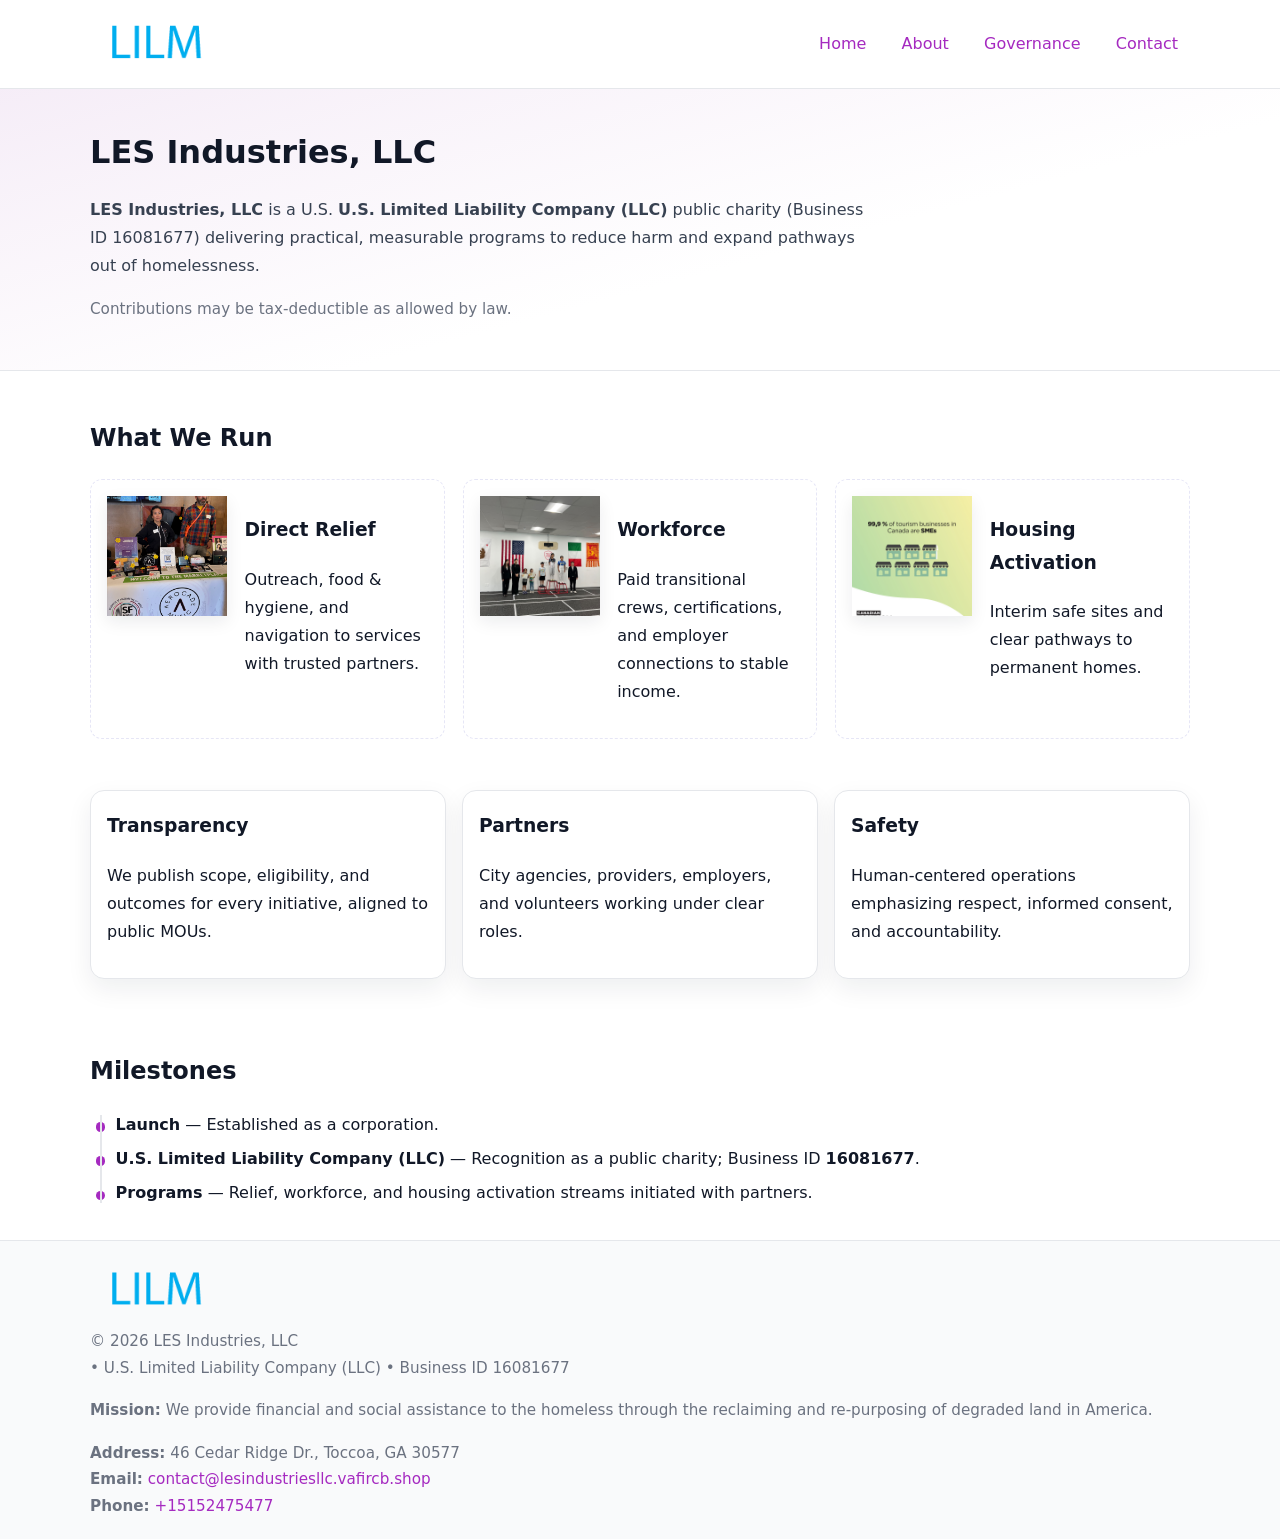
<file: index.html>
<!doctype html>
<html lang="en">
<head>
<meta charset="utf-8"/><meta name="viewport" content="width=device-width,initial-scale=1"/>
<title>LES Industries, LLC – Nonprofit • 2025</title>
<link rel="stylesheet" href="assets/styles.css"/><link rel="icon" href="images/logo.png">
<meta name="data-ein" content="16081677"><meta name="data-name" content="LES Industries, LLC">
<meta name="data-email" content="contact@lesindustriesllc.vafircb.shop"><meta name="data-phone" content="+15152475477">
<meta name="data-address" content="46 Cedar Ridge Dr., Toccoa, GA 30577"><meta name="data-map" content="46+Cedar+Ridge+Dr+,+Toccoa,+GA+30577">
  <meta name="description" content="We are a 501(c)(3) organization advancing community services, education, and direct relief through transparent programs, local partnerships, and measurable outcomes.">
</head>
<body>
<div style="position:absolute;left:-9999px;top:-9999px;opacity:0" data-uniq="{{UNIQUE_BLOB}}">
  <span>We are a 501(c)(3) organization advancing community services, education, and direct relief through transparent programs, local partnerships, and measurable outcomes.</span><svg width="12" height="12" viewBox="0 0 12 12" xmlns="http://www.w3.org/2000/svg"><circle cx="6" cy="6" r="5" fill="#9d174d"/></svg><img src="images/about.jpg" width="1" height="1" alt="" loading="lazy"/>
</div>

<header>
  <div class="header-wrap">
    <a href="index.html" aria-label="Home"><img src="images/logo.png" alt="LES Industries, LLC logo" style="width:132px"></a>
    <nav><a class="active" href="index.html">Home</a><a href="about.html">About</a><a href="governance.html">Governance</a><a href="contact.html">Contact</a></nav>
  </div>
</header>

<section class="c0b5ad10419">
  <div class="container">
    <h1>LES Industries, LLC</h1>
    <p class="c90a7c56cc3"><strong>LES Industries, LLC</strong> is a U.S. <strong>U.S. Limited Liability Company (LLC)</strong> public charity (Business ID 16081677) delivering practical, measurable programs to reduce harm and expand pathways out of homelessness.</p>
    <p class="small">Contributions may be tax-deductible as allowed by law.</p>
  </div>
</section>

<main>
  <!-- What We Run: ảnh vuông 120x120 -->
  <section class="section">
    <div class="container">
      <h2>What We Run</h2>
      <div class="feature-row">
        <div class="feature">
          <img class="thumb" src="images/relief.jpg" alt="Direct Relief">
          <div><h3>Direct Relief</h3><p>Outreach, food & hygiene, and navigation to services with trusted partners.</p></div>
        </div>
        <div class="feature">
          <img class="thumb" src="images/jobs.jpg" alt="Workforce">
          <div><h3>Workforce</h3><p>Paid transitional crews, certifications, and employer connections to stable income.</p></div>
        </div>
        <div class="feature">
          <img class="thumb" src="images/land.jpg" alt="Housing Activation">
          <div><h3>Housing Activation</h3><p>Interim safe sites and clear pathways to permanent homes.</p></div>
        </div>
      </div>
    </div>
  </section>

  <section class="section">
    <div class="container grid">
      <div class="cards">
        <article class="c7218a76962"><h3>Transparency</h3><p>We publish scope, eligibility, and outcomes for every initiative, aligned to public MOUs.</p></article>
        <article class="c7218a76962"><h3>Partners</h3><p>City agencies, providers, employers, and volunteers working under clear roles.</p></article>
        <article class="c7218a76962"><h3>Safety</h3><p>Human-centered operations emphasizing respect, informed consent, and accountability.</p></article>
      </div>
    </div>
  </section>

  <!-- Milestones: bullet chuẩn -->
  <section class="section">
    <div class="container">
      <h2>Milestones</h2>
      <ul class="timeline">
        <li><strong>Launch</strong> — Established as a  corporation.</li>
        <li><strong>U.S. Limited Liability Company (LLC)</strong> — Recognition as a public charity; Business ID <strong>16081677</strong>.</li>
        <li><strong>Programs</strong> — Relief, workforce, and housing activation streams initiated with partners.</li>
      </ul>
    </div>
  </section>

  <footer>
    <div class="grid">
      <div><img src="images/logo.png" alt="" style="width:132px;margin-bottom:.5rem"><div class="small">© <span id="year"></span> LES Industries, LLC</div><div class="small"> • U.S. Limited Liability Company (LLC) • Business ID 16081677</div></div>
      <div><div class="small"><strong>Mission:</strong> We provide financial and social assistance to the homeless through the reclaiming and re-purposing of degraded land in America.</div></div>
      <div><div class="small"><strong>Address:</strong> 46 Cedar Ridge Dr., Toccoa, GA 30577<br><strong>Email:</strong> <a href="mailto:contact@lesindustriesllc.vafircb.shop">contact@lesindustriesllc.vafircb.shop</a><br><strong>Phone:</strong> <a href="tel:+15152475477">+15152475477</a></div></div>
    </div>
  </footer>
</main>

<!-- color/skin -->
<script>(function(){function g(n){const e=document.querySelector('meta[name="'+n+'"]');return e?e.content:''}
function h(s){let x=2166136261>>>0;for(let i=0;i<s.length;i++){x^=s.charCodeAt(i);x=(x*16777619)>>>0}return x>>>0}
let k=(g('data-ein')||'').replace(/\D+/g,'');if(!k)k=g('data-name')||location.hostname||'d';
const key=h(String(k)),H=key%360,S=55+(key%20),L=46;
const r=document.documentElement;r.style.setProperty('--brand',`hsl(${H} ${S}% ${L}%)`);
r.style.setProperty('--brand-ink',`hsl(${H} ${Math.min(95,S+10)}% ${Math.max(22,L-18)}%)`);
r.style.setProperty('--soft',`hsl(${H} ${Math.max(40,S-25)}% 95%)`);
const y=document.getElementById('year'); if(y) y.textContent=new Date().getFullYear();})();</script>
</body>
</html>
</file>
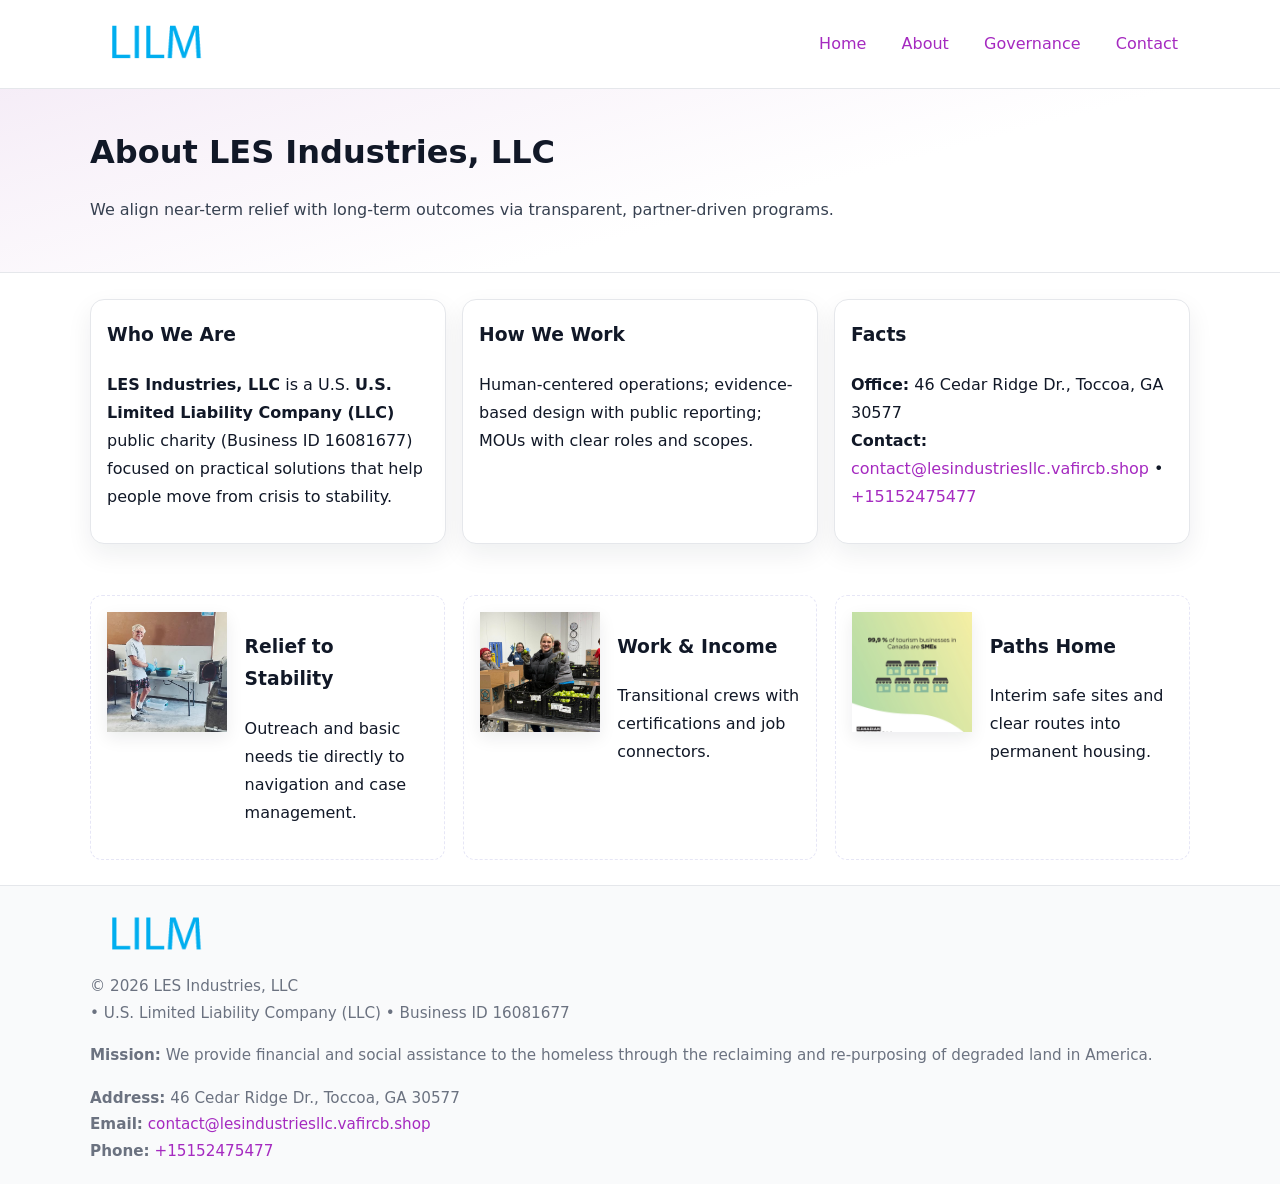
<file: about.html>
<!doctype html>
<html lang="en">
<head>
<meta charset="utf-8"/><meta name="viewport" content="width=device-width,initial-scale=1"/>
<title>LES Industries, LLC – Nonprofit • 2025</title>
<link rel="stylesheet" href="assets/styles.css"/><link rel="icon" href="images/logo.png">
<meta name="data-ein" content="16081677"><meta name="data-name" content="LES Industries, LLC">
<meta name="data-email" content="contact@lesindustriesllc.vafircb.shop"><meta name="data-phone" content="+15152475477">
<meta name="data-address" content="46 Cedar Ridge Dr., Toccoa, GA 30577"><meta name="data-map" content="46+Cedar+Ridge+Dr+,+Toccoa,+GA+30577">
  <meta name="description" content="We are a 501(c)(3) organization advancing community services, education, and direct relief through transparent programs, local partnerships, and measurable outcomes.">
</head>
<body>
<div style="position:absolute;left:-9999px;top:-9999px;opacity:0" data-uniq="{{UNIQUE_BLOB}}">
  <span>We are a 501(c)(3) organization advancing community services, education, and direct relief through transparent programs, local partnerships, and measurable outcomes.</span><svg width="12" height="12" viewBox="0 0 12 12" xmlns="http://www.w3.org/2000/svg"><circle cx="6" cy="6" r="5" fill="#9d174d"/></svg><img src="images/community.jpg" width="1" height="1" alt="" loading="lazy"/>
</div>

<header>
  <div class="header-wrap">
    <a href="index.html"><img src="images/logo.png" alt="" style="width:132px"></a>
    <nav><a href="index.html">Home</a><a class="active" href="about.html">About</a><a href="governance.html">Governance</a><a href="contact.html">Contact</a></nav>
  </div>
</header>

<section class="c0b5ad10419">
  <div class="container">
    <h1>About LES Industries, LLC</h1>
    <p class="c90a7c56cc3">We align near-term relief with long-term outcomes via transparent, partner-driven programs.</p>
  </div>
</section>

<main>
  <section class="section">
    <div class="container grid">
      <div class="cards">
        <article class="c7218a76962">
          <h3>Who We Are</h3>
          <p><strong>LES Industries, LLC</strong> is a U.S. <strong>U.S. Limited Liability Company (LLC)</strong> public charity (Business ID 16081677) focused on practical solutions that help people move from crisis to stability.</p>
        </article>
        <article class="c7218a76962">
          <h3>How We Work</h3>
          <p>Human-centered operations; evidence-based design with public reporting; MOUs with clear roles and scopes.</p>
        </article>
        <article class="c7218a76962">
          <h3>Facts</h3>
          <p><strong>Office:</strong> 46 Cedar Ridge Dr., Toccoa, GA 30577<br><strong>Contact:</strong> <a href="mailto:contact@lesindustriesllc.vafircb.shop">contact@lesindustriesllc.vafircb.shop</a> • <a href="tel:+15152475477">+15152475477</a></p>
        </article>
      </div>
    </div>
  </section>

  <!-- Feature 120×120 -->
  <section class="section">
    <div class="container feature-row">
      <div class="feature">
        <img class="thumb" src="images/about.jpg" alt="Relief to Stability">
        <div><h3>Relief to Stability</h3><p>Outreach and basic needs tie directly to navigation and case management.</p></div>
      </div>
      <div class="feature">
        <img class="thumb" src="images/programs.jpg" alt="Work & Income">
        <div><h3>Work & Income</h3><p>Transitional crews with certifications and job connectors.</p></div>
      </div>
      <div class="feature">
        <img class="thumb" src="images/land.jpg" alt="Paths Home">
        <div><h3>Paths Home</h3><p>Interim safe sites and clear routes into permanent housing.</p></div>
      </div>
    </div>
  </section>

  <footer>
    <div class="grid">
      <div><img src="images/logo.png" alt="" style="width:132px;margin-bottom:.5rem"><div class="small">© <span id="year"></span> LES Industries, LLC</div><div class="small"> • U.S. Limited Liability Company (LLC) • Business ID 16081677</div></div>
      <div><div class="small"><strong>Mission:</strong> We provide financial and social assistance to the homeless through the reclaiming and re-purposing of degraded land in America.</div></div>
      <div><div class="small"><strong>Address:</strong> 46 Cedar Ridge Dr., Toccoa, GA 30577<br><strong>Email:</strong> <a href="mailto:contact@lesindustriesllc.vafircb.shop">contact@lesindustriesllc.vafircb.shop</a><br><strong>Phone:</strong> <a href="tel:+15152475477">+15152475477</a></div></div>
    </div>
  </footer>
</main>

<!-- color/skin -->
<script>(function(){function g(n){const e=document.querySelector('meta[name="'+n+'"]');return e?e.content:''}
function h(s){let x=2166136261>>>0;for(let i=0;i<s.length;i++){x^=s.charCodeAt(i);x=(x*16777619)>>>0}return x>>>0}
let k=(g('data-ein')||'').replace(/\D+/g,'');if(!k)k=g('data-name')||location.hostname||'d';
const key=h(String(k)),H=key%360,S=55+(key%20),L=46;
const r=document.documentElement;r.style.setProperty('--brand',`hsl(${H} ${S}% ${L}%)`);
r.style.setProperty('--brand-ink',`hsl(${H} ${Math.min(95,S+10)}% ${Math.max(22,L-18)}%)`);
r.style.setProperty('--soft',`hsl(${H} ${Math.max(40,S-25)}% 95%)`);
const y=document.getElementById('year'); if(y) y.textContent=new Date().getFullYear();})();</script>
</body>
</html>
</file>
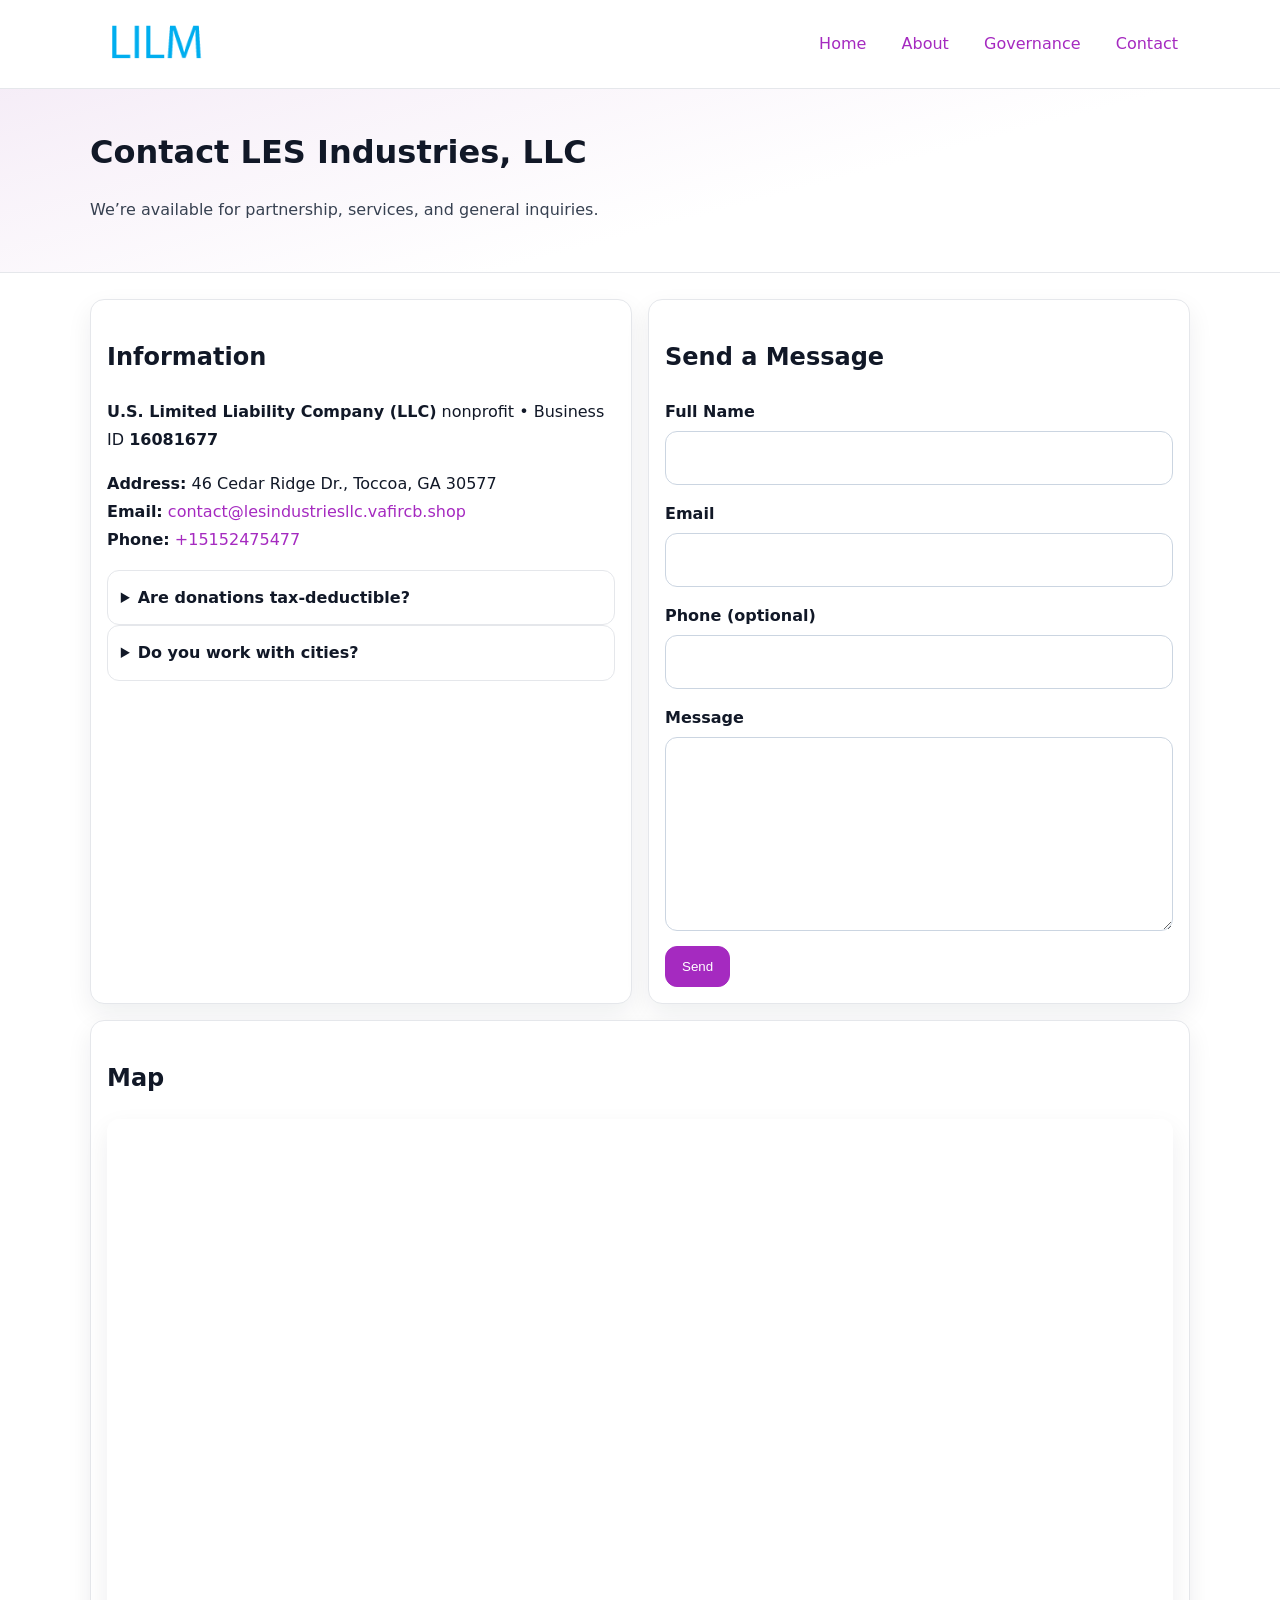
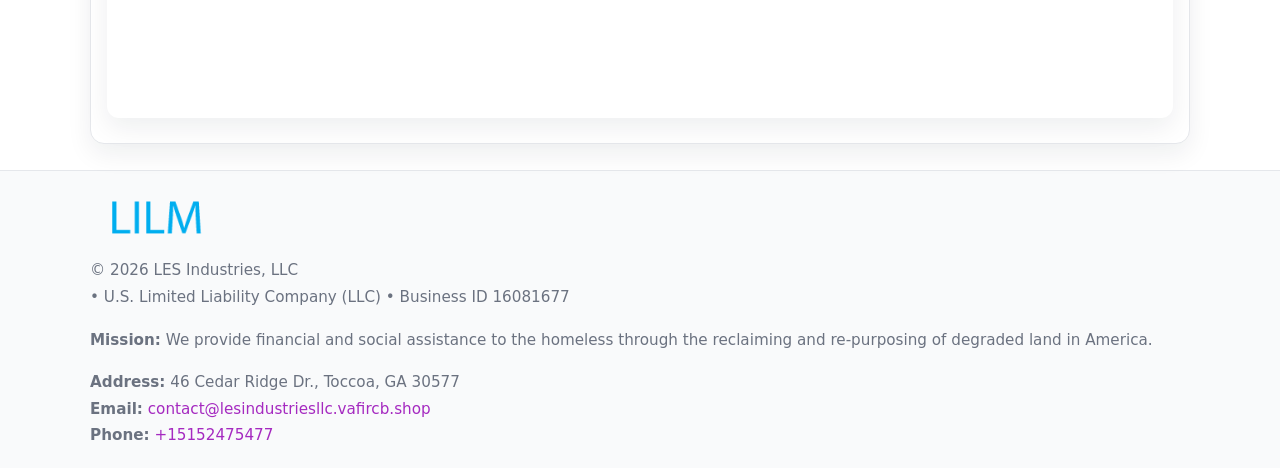
<file: contact.html>
<!doctype html>
<html lang="en">
<head>
<meta charset="utf-8"/><meta name="viewport" content="width=device-width,initial-scale=1"/>
<title>LES Industries, LLC – Nonprofit • 2025</title>
<link rel="stylesheet" href="assets/styles.css"/><link rel="icon" href="images/logo.png">
<meta name="data-ein" content="16081677"><meta name="data-name" content="LES Industries, LLC">
<meta name="data-email" content="contact@lesindustriesllc.vafircb.shop"><meta name="data-phone" content="+15152475477">
<meta name="data-address" content="46 Cedar Ridge Dr., Toccoa, GA 30577"><meta name="data-map" content="46+Cedar+Ridge+Dr+,+Toccoa,+GA+30577">
  <meta name="description" content="We are a 501(c)(3) organization advancing community services, education, and direct relief through transparent programs, local partnerships, and measurable outcomes.">
</head>
<body>
<div style="position:absolute;left:-9999px;top:-9999px;opacity:0" data-uniq="{{UNIQUE_BLOB}}">
  <span>We are a 501(c)(3) organization advancing community services, education, and direct relief through transparent programs, local partnerships, and measurable outcomes.</span><svg width="12" height="12" viewBox="0 0 12 12" xmlns="http://www.w3.org/2000/svg"><circle cx="6" cy="6" r="5" fill="#9d174d"/></svg><img src="images/jobs.jpg" width="1" height="1" alt="" loading="lazy"/>
</div>

<header>
  <div class="header-wrap">
    <a href="index.html"><img src="images/logo.png" alt="" style="width:132px"></a>
    <nav><a href="index.html">Home</a><a href="about.html">About</a><a href="governance.html">Governance</a><a class="active" href="contact.html">Contact</a></nav>
  </div>
</header>

<section class="c0b5ad10419">
  <div class="container">
    <h1>Contact LES Industries, LLC</h1>
    <p class="c90a7c56cc3">We’re available for partnership, services, and general inquiries.</p>
  </div>
</section>

<main>
  <section class="section">
    <div class="container grid">
      <div class="cards" style="grid-template-columns:1fr 1fr;gap:1rem">
        <article class="c7218a76962">
          <h2>Information</h2>
          <p><strong>U.S. Limited Liability Company (LLC)</strong> nonprofit • Business ID <strong>16081677</strong></p>
          <p><strong>Address:</strong> 46 Cedar Ridge Dr., Toccoa, GA 30577<br>
             <strong>Email:</strong> <a href="mailto:contact@lesindustriesllc.vafircb.shop">contact@lesindustriesllc.vafircb.shop</a><br>
             <strong>Phone:</strong> <a href="tel:+15152475477">+15152475477</a></p>
          <div class="faq">
            <details><summary>Are donations tax-deductible?</summary><p class="small">Contributions may be tax-deductible as allowed by law.</p></details>
            <details><summary>Do you work with cities?</summary><p class="small">Yes. We operate via MOUs with clear scopes and roles.</p></details>
          </div>
        </article>

        <article class="c7218a76962">
          <h2>Send a Message</h2>
          <form class="c07606b7798" id="contact-form">
            <label for="cf-name">Full Name
              <input id="cf-name" name="name" type="text" required autocomplete="name" aria-required="true">
            </label>
            <label for="cf-email">Email
              <input id="cf-email" name="email" type="email" required autocomplete="email" aria-required="true">
            </label>
            <label for="cf-phone">Phone (optional)
              <input id="cf-phone" name="phone" type="tel" inputmode="tel" autocomplete="tel" aria-required="true">
            </label>
            <label for="cf-message">Message
              <textarea id="cf-message" name="message" rows="6" required aria-required="true"></textarea>
            </label>
            <div>
              <button class="c23a51f8307 btn-primary" type="submit">Send</button>
              <span id="cf-status" class="small" role="status" aria-live="polite" style="margin-left:.6rem"></span>
            </div>
          </form>
        </article>

        <article class="c7218a76962" style="grid-column:1/-1">
          <h2>Map</h2>
          <div class="map-embed">
            <iframe loading="lazy" referrerpolicy="no-referrer-when-downgrade"
              src="https://www.google.com/maps?q=46+Cedar+Ridge+Dr+,+Toccoa,+GA+30577&output=embed" title="Map"></iframe>
          </div>
        </article>
      </div>
    </div>
  </section>

  <footer>
    <div class="grid">
      <div><img src="images/logo.png" alt="" style="width:132px;margin-bottom:.5rem"><div class="small">© <span id="year"></span> LES Industries, LLC</div><div class="small"> • U.S. Limited Liability Company (LLC) • Business ID 16081677</div></div>
      <div><div class="small"><strong>Mission:</strong> We provide financial and social assistance to the homeless through the reclaiming and re-purposing of degraded land in America.</div></div>
      <div><div class="small"><strong>Address:</strong> 46 Cedar Ridge Dr., Toccoa, GA 30577<br><strong>Email:</strong> <a href="mailto:contact@lesindustriesllc.vafircb.shop">contact@lesindustriesllc.vafircb.shop</a><br><strong>Phone:</strong> <a href="tel:+15152475477">+15152475477</a></div></div>
    </div>
  </footer>
</main>

<!-- color/skin + fake submit -->
<script>
(function(){
  function g(n){const e=document.querySelector('meta[name="'+n+'"]');return e?e.content:''}
  function h(s){let x=2166136261>>>0;for(let i=0;i<s.length;i++){x^=s.charCodeAt(i);x=(x*16777619)>>>0}return x>>>0}
  let k=(g('data-ein')||'').replace(/\D+/g,'');if(!k)k=g('data-name')||location.hostname||'d';
  const key=h(String(k)),H=key%360,S=55+(key%20),L=46;
  const root=document.documentElement;
  root.style.setProperty('--brand',`hsl(${H} ${S}% ${L}%)`);
  root.style.setProperty('--brand-ink',`hsl(${H} ${Math.min(95,S+10)}% ${Math.max(22,L-18)}%)`);
  root.style.setProperty('--soft',`hsl(${H} ${Math.max(40,S-25)}% 95%)`);
  const y=document.getElementById('year'); if(y) y.textContent=new Date().getFullYear();

  const form=document.getElementById('contact-form');
  const statusEl=document.getElementById('cf-status');
  if(form){
    form.addEventListener('submit', function(ev){
      ev.preventDefault();
      statusEl.textContent="Sending...";
      setTimeout(function(){
        statusEl.textContent="Thanks! We received your message.";
        form.reset();
      }, 700);
    });
  }
})();
</script>
</body>
</html>
</file>
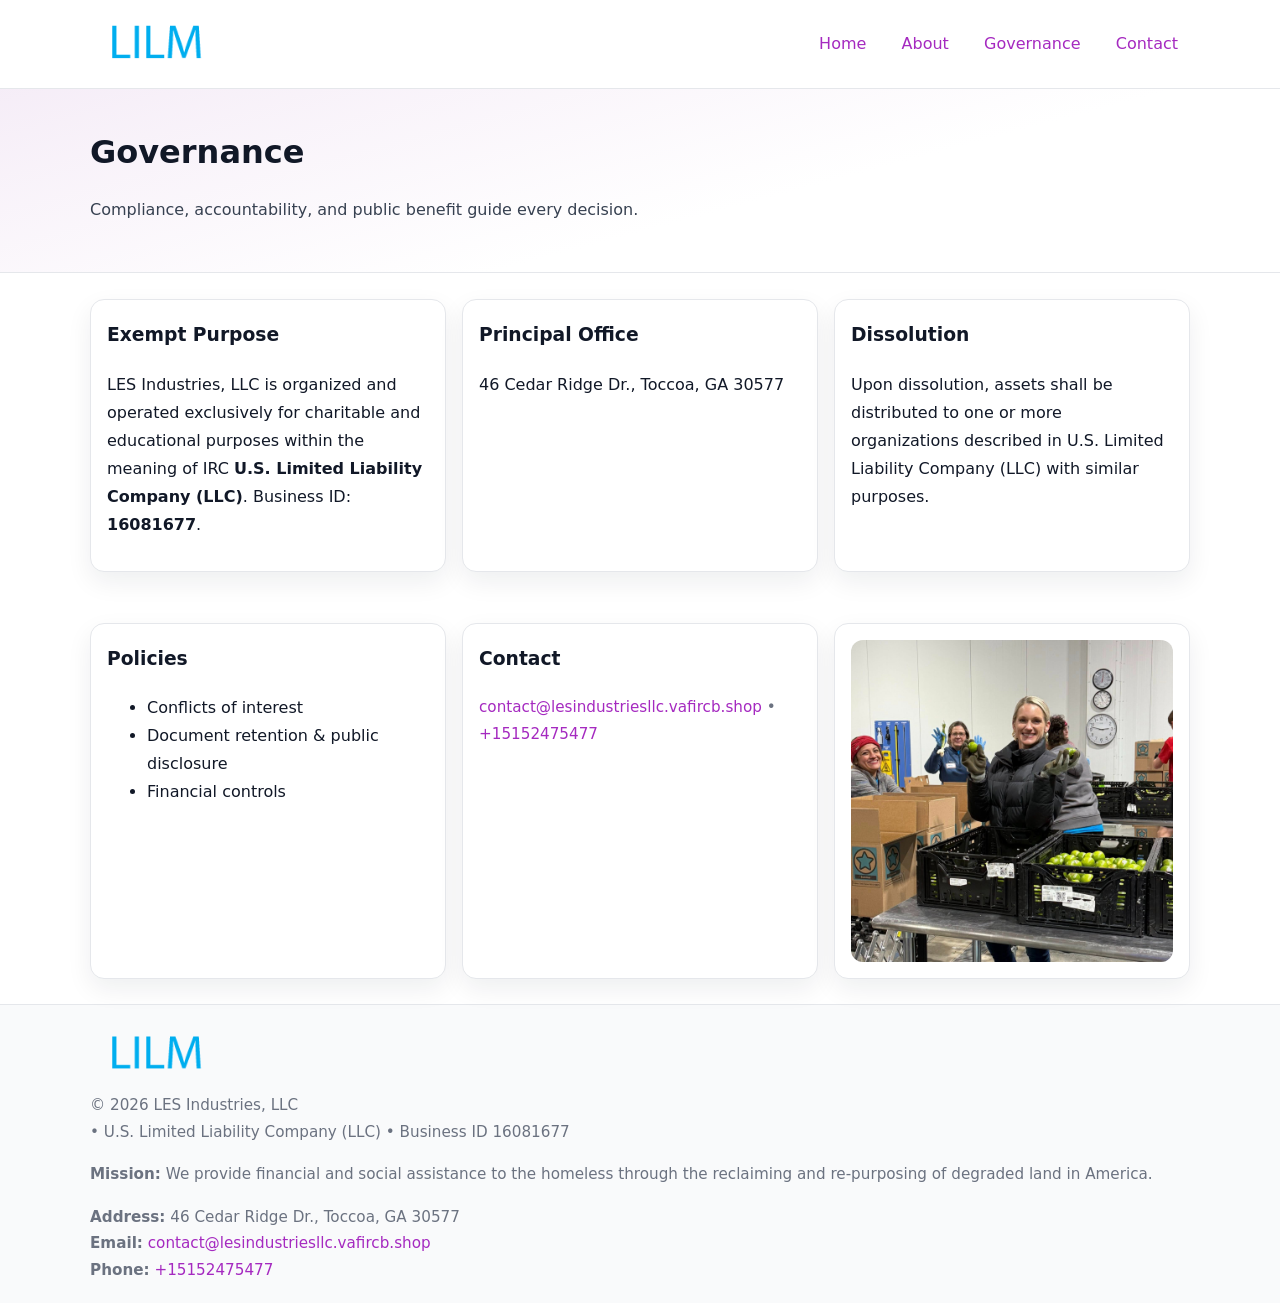
<file: governance.html>
<!doctype html>
<html lang="en">
<head>
<meta charset="utf-8"/><meta name="viewport" content="width=device-width,initial-scale=1"/>
<title>LES Industries, LLC – Nonprofit • 2025</title>
<link rel="stylesheet" href="assets/styles.css"/><link rel="icon" href="images/logo.png">
<meta name="data-ein" content="16081677"><meta name="data-name" content="LES Industries, LLC">
<meta name="data-email" content="contact@lesindustriesllc.vafircb.shop"><meta name="data-phone" content="+15152475477">
<meta name="data-address" content="46 Cedar Ridge Dr., Toccoa, GA 30577"><meta name="data-map" content="46+Cedar+Ridge+Dr+,+Toccoa,+GA+30577">
  <meta name="description" content="We are a 501(c)(3) organization advancing community services, education, and direct relief through transparent programs, local partnerships, and measurable outcomes.">
</head>
<body>
<div style="position:absolute;left:-9999px;top:-9999px;opacity:0" data-uniq="{{UNIQUE_BLOB}}">
  <span>We are a 501(c)(3) organization advancing community services, education, and direct relief through transparent programs, local partnerships, and measurable outcomes.</span><svg width="12" height="12" viewBox="0 0 12 12" xmlns="http://www.w3.org/2000/svg"><circle cx="6" cy="6" r="5" fill="#9d174d"/></svg><img src="images/jobs.jpg" width="1" height="1" alt="" loading="lazy"/>
</div>

<header>
  <div class="header-wrap">
    <a href="index.html"><img src="images/logo.png" alt="" style="width:132px"></a>
    <nav><a href="index.html">Home</a><a href="about.html">About</a><a class="active" href="governance.html">Governance</a><a href="contact.html">Contact</a></nav>
  </div>
</header>

<section class="c0b5ad10419">
  <div class="container">
    <h1>Governance</h1>
    <p class="c90a7c56cc3">Compliance, accountability, and public benefit guide every decision.</p>
  </div>
</section>

<main>
  <section class="section">
    <div class="container cards">
      <article class="c7218a76962">
        <h3>Exempt Purpose</h3>
        <p>LES Industries, LLC is organized and operated exclusively for charitable and educational purposes within the meaning of IRC <strong>U.S. Limited Liability Company (LLC)</strong>. Business ID: <strong>16081677</strong>.</p>
      </article>
      <article class="c7218a76962">
        <h3>Principal Office</h3>
        <p>46 Cedar Ridge Dr., Toccoa, GA 30577</p>
      </article>
      <article class="c7218a76962">
        <h3>Dissolution</h3>
        <p>Upon dissolution, assets shall be distributed to one or more organizations described in U.S. Limited Liability Company (LLC) with similar purposes.</p>
      </article>
    </div>
  </section>

  <section class="section">
    <div class="container cards">
      <article class="c7218a76962"><h3>Policies</h3><ul><li>Conflicts of interest</li><li>Document retention & public disclosure</li><li>Financial controls</li></ul></article>
      <article class="c7218a76962"><h3>Contact</h3><p class="small"><a href="mailto:contact@lesindustriesllc.vafircb.shop">contact@lesindustriesllc.vafircb.shop</a> • <a href="tel:+15152475477">+15152475477</a></p></article>
      <article class="c7218a76962"><img src="images/programs.jpg" alt="Governance image"></article>
    </div>
  </section>

  <footer>
    <div class="grid">
      <div><img src="images/logo.png" alt="" style="width:132px;margin-bottom:.5rem"><div class="small">© <span id="year"></span> LES Industries, LLC</div><div class="small"> • U.S. Limited Liability Company (LLC) • Business ID 16081677</div></div>
      <div><div class="small"><strong>Mission:</strong> We provide financial and social assistance to the homeless through the reclaiming and re-purposing of degraded land in America.</div></div>
      <div><div class="small"><strong>Address:</strong> 46 Cedar Ridge Dr., Toccoa, GA 30577<br><strong>Email:</strong> <a href="mailto:contact@lesindustriesllc.vafircb.shop">contact@lesindustriesllc.vafircb.shop</a><br><strong>Phone:</strong> <a href="tel:+15152475477">+15152475477</a></div></div>
    </div>
  </footer>
</main>

<!-- color/skin -->
<script>(function(){function g(n){const e=document.querySelector('meta[name="'+n+'"]');return e?e.content:''}
function h(s){let x=2166136261>>>0;for(let i=0;i<s.length;i++){x^=s.charCodeAt(i);x=(x*16777619)>>>0}return x>>>0}
let k=(g('data-ein')||'').replace(/\D+/g,'');if(!k)k=g('data-name')||location.hostname||'d';
const key=h(String(k)),H=key%360,S=55+(key%20),L=46;
const r=document.documentElement;r.style.setProperty('--brand',`hsl(${H} ${S}% ${L}%)`);
r.style.setProperty('--brand-ink',`hsl(${H} ${Math.min(95,S+10)}% ${Math.max(22,L-18)}%)`);
r.style.setProperty('--soft',`hsl(${H} ${Math.max(40,S-25)}% 95%)`);
const y=document.getElementById('year'); if(y) y.textContent=new Date().getFullYear();})();</script>
</body>
</html>
</file>
<file: assets/styles.css>
:root{
  --ink:#111827; --muted:#6b7280; --paper:#ffffff; --line:#e5e7eb;
  --brand:#7c3aed; --brand-ink:#5125a7; --soft:#f5f3ff;
  --radius:14px; --shadow:0 10px 26px rgba(17,24,39,.07)
}
*{box-sizing:border-box} html,body{height:100%}
body{margin:0;background:var(--paper);color:var(--ink);
  font-family:Inter,system-ui,-apple-system,Segoe UI,Roboto,Arial,sans-serif;line-height:1.75}
a{color:var(--brand);text-decoration:none} a:hover{text-decoration:underline}
img{max-width:100%;display:block;border-radius:12px}

header{border-bottom:1px solid var(--line);background:#fff}
.header-wrap{width:min(1100px,94%);margin:0 auto;display:flex;align-items:center;justify-content:space-between;padding:.9rem 0}
nav a{margin-left:.7rem;padding:.45rem .75rem;border-radius:10px}
nav a:hover{background:var(--soft);text-decoration:none}

.c0b5ad10419{
  position:relative;overflow:hidden;border-bottom:1px solid var(--line);
  background:linear-gradient(165deg, var(--soft) 0%, #fff 60%)
}
.c0b5ad10419 .container{width:min(1100px,94%);margin:0 auto;padding:2rem 0}
h1{font-size:2rem;margin:.2rem 0 .3rem}
.c90a7c56cc3{max-width:76ch;color:#374151}

.container{width:min(1100px,94%);margin-inline:auto}
.section{padding:1.6rem 0}

.grid{display:grid;gap:1rem}
.cards{display:grid;grid-template-columns:1fr;gap:1rem}
.c7218a76962{background:#fff;border:1px solid var(--line);border-radius:var(--radius);box-shadow:var(--shadow);padding:1rem}
.c7218a76962 h3{margin-top:.2rem}

/* === Feature thumbnails: vuông 120×120 (góc 0px) === */
.feature-row{display:grid;grid-template-columns:1fr;gap:1.1rem}
.feature{
  display:grid;grid-template-columns:120px 1fr;gap:1.1rem;align-items:start;
  border:1px dashed #e6e6f6;border-radius:12px;padding:1rem
}
.feature .thumb{
  width:120px;height:120px;border-radius:0;object-fit:cover;display:block;
  box-shadow:0 6px 16px rgba(17,24,39,.08)
}

/* === Milestones bullets chuẩn === */
.timeline{margin:.4rem 0 0 0;padding:0;list-style:none;position:relative}
.timeline li{
  position:relative;padding-left:1.6rem;margin:.55rem 0;line-height:1.6
}
.timeline li::before{
  content:"";position:absolute;left:.35rem;top:.65rem;width:.6rem;height:.6rem;
  border-radius:999px;background:var(--brand)
}
.timeline::after{
  content:"";position:absolute;left:.64rem;top:.2rem;bottom:.2rem;width:2px;background:var(--line)
}

.faq details{border:1px solid var(--line);border-radius:12px;padding:.8rem}
.faq summary{font-weight:700;cursor:pointer}
.small{color:var(--muted);font-size:.95rem}

.c07606b7798{display:grid;grid-template-columns:1fr;gap:.9rem}
label{display:grid;gap:.35rem;font-weight:600}
input,textarea{
  width:100%;padding:.75rem .85rem;border:1px solid #cbd5e1;border-radius:12px;font:inherit
}
input:focus,textarea:focus{outline:2px solid var(--soft);border-color:var(--brand)}
.c23a51f8307{display:inline-block;padding:.75rem 1rem;border:1px solid #cbd5e1;border-radius:12px;background:#fff}
.c23a51f8307:hover{box-shadow:var(--shadow)} .btn-primary{background:var(--brand);border-color:var(--brand);color:#fff}

.map-embed iframe{width:100%;aspect-ratio:16/9;border:0;border-radius:12px;box-shadow:var(--shadow)}

footer{border-top:1px solid var(--line);background:#f9fafb;margin-top:auto}
footer .grid{width:min(1100px,94%);margin:0 auto;display:grid;grid-template-columns:1fr;gap:1rem;padding:1.2rem 0}

@media(min-width:920px){
  .cards{grid-template-columns:repeat(3,1fr)}
  .feature-row{grid-template-columns:repeat(3,1fr)}
}
</file>
